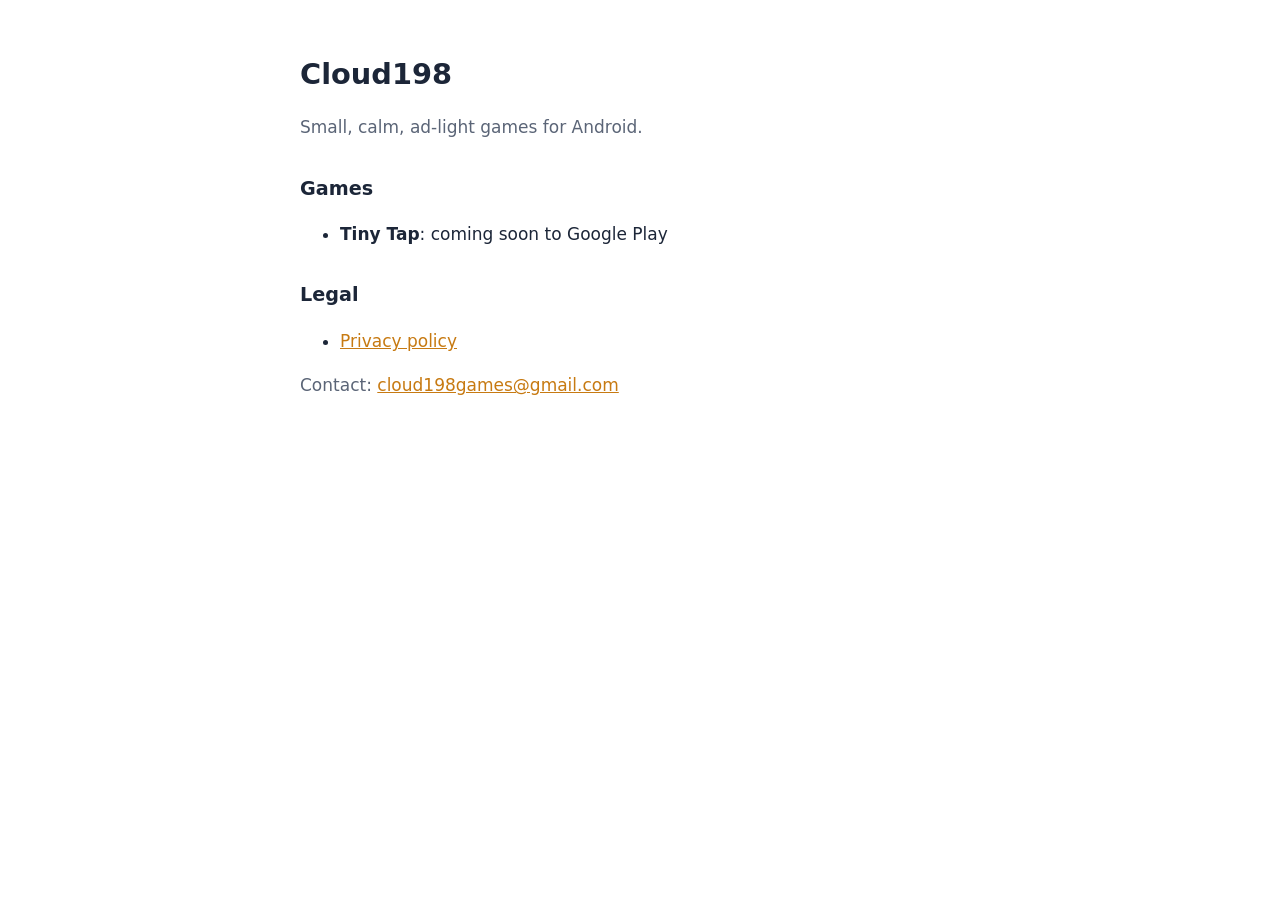
<file: index.html>
<!doctype html>
<html lang="en">
<head>
  <meta charset="utf-8">
  <meta name="viewport" content="width=device-width, initial-scale=1">
  <title>Cloud198 Games</title>
  <link rel="stylesheet" href="style.css">
</head>
<body>
<main>
  <h1>Cloud198</h1>
  <p class="muted">Small, calm, ad-light games for Android.</p>
  <h2>Games</h2>
  <ul>
    <li><strong>Tiny Tap</strong>: coming soon to Google Play</li>
  </ul>
  <h2>Legal</h2>
  <ul>
    <li><a href="privacy.html">Privacy policy</a></li>
  </ul>
  <p class="muted">Contact: <a href="mailto:cloud198games@gmail.com">cloud198games@gmail.com</a></p>
</main>
</body>
</html>
</file>
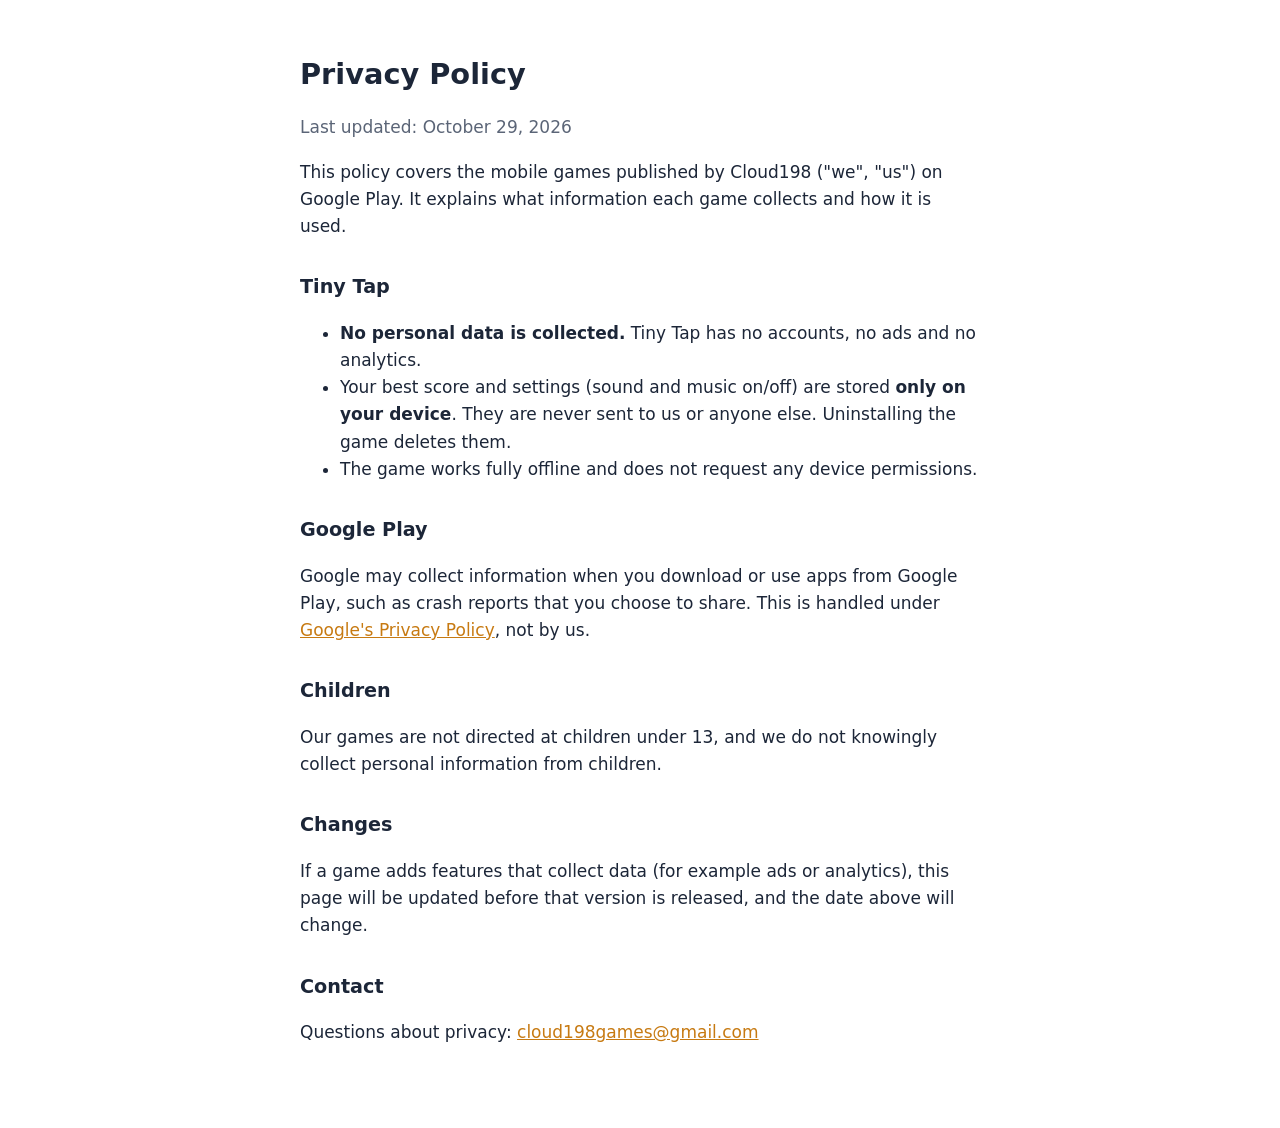
<file: privacy.html>
<!doctype html>
<html lang="en">
<head>
  <meta charset="utf-8">
  <meta name="viewport" content="width=device-width, initial-scale=1">
  <title>Privacy Policy</title>
  <link rel="stylesheet" href="style.css">
</head>
<body>
<main>
  <h1>Privacy Policy</h1>
  <p class="muted">Last updated: October 29, 2026</p>

  <p>This policy covers the mobile games published by Cloud198 ("we", "us") on Google Play.
  It explains what information each game collects and how it is used.</p>

  <h2>Tiny Tap</h2>
  <ul>
    <li><strong>No personal data is collected.</strong> Tiny Tap has no accounts, no ads and no analytics.</li>
    <li>Your best score and settings (sound and music on/off) are stored <strong>only on your device</strong>.
      They are never sent to us or anyone else. Uninstalling the game deletes them.</li>
    <li>The game works fully offline and does not request any device permissions.</li>
  </ul>

  <h2>Google Play</h2>
  <p>Google may collect information when you download or use apps from Google Play, such as crash reports
  that you choose to share. This is handled under
  <a href="https://policies.google.com/privacy">Google's Privacy Policy</a>, not by us.</p>

  <h2>Children</h2>
  <p>Our games are not directed at children under 13, and we do not knowingly collect personal
  information from children.</p>

  <h2>Changes</h2>
  <p>If a game adds features that collect data (for example ads or analytics), this page will be updated
  before that version is released, and the date above will change.</p>

  <h2>Contact</h2>
  <p>Questions about privacy: <a href="mailto:cloud198games@gmail.com">cloud198games@gmail.com</a></p>
</main>
</body>
</html>
</file>
<file: style.css>
:root { --bg: #ffffff; --text: #1c2638; --muted: #5b6577; --accent: #c77a12; }
@media (prefers-color-scheme: dark) { :root { --bg: #121722; --text: #e8ecf3; --muted: #a2abbb; --accent: #ffb648; } }
body { background: var(--bg); color: var(--text); font: 17px/1.6 system-ui, -apple-system, "Segoe UI", sans-serif; margin: 0; }
main { max-width: 680px; margin: 0 auto; padding: 32px 16px 64px; }
h1 { font-size: 1.8rem; margin-bottom: 0.2rem; }
h2 { font-size: 1.2rem; margin-top: 2rem; }
.muted { color: var(--muted); }
a { color: var(--accent); }
</file>
